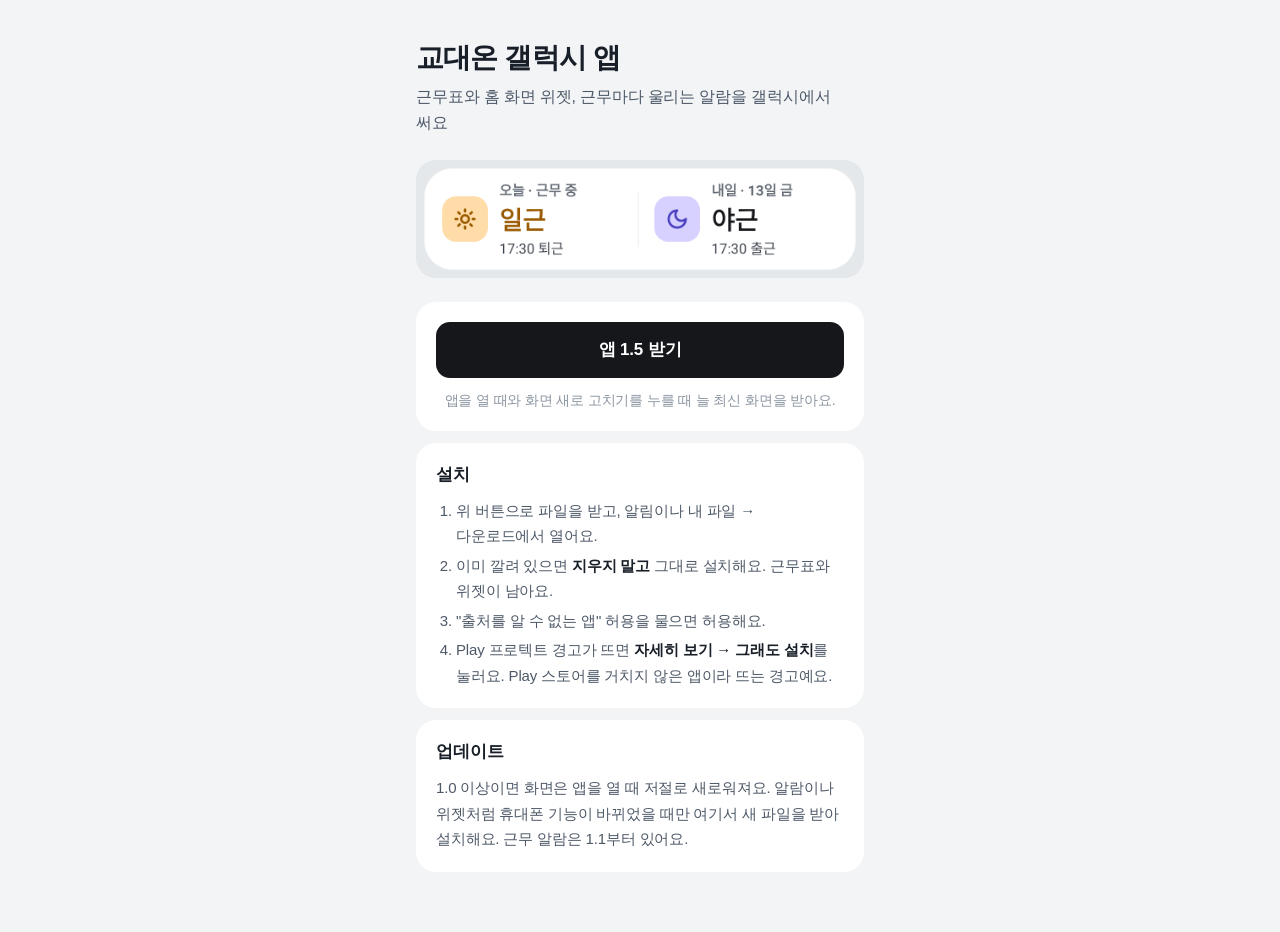
<file: downloads/index.html>
<!doctype html>
<html lang="ko"><head><meta charset="utf-8"><meta name="viewport" content="width=device-width,initial-scale=1">
<title>교대온 갤럭시 앱 받기</title>
<meta name="description" content="근무표, 홈 화면 위젯, 근무 알람이 있는 교대온 갤럭시 앱 설치 파일">
<meta name="theme-color" content="#f2f4f6" media="(prefers-color-scheme: light)"><meta name="theme-color" content="#0f1115" media="(prefers-color-scheme: dark)">
<link rel="icon" href="../icons/icon-192.png">
<style>
/* 앱(index.html)과 같은 토큰. 그림은 실제 갤럭시 위젯 렌더(design/images/android) */
:root{--page:#f2f4f6;--card:#fff;--ink:#191f28;--body:#4e5968;--sub:#8b95a1;--blue:#15171a;--blue-press:#33373d;--inset:#f2f4f6;--line:#e5e8eb}
@media(prefers-color-scheme:dark){:root{--page:#0f1115;--card:#1a1d24;--ink:#f2f4f6;--body:#b0b8c1;--sub:#8b95a1;--blue:#f2f4f6;--blue-press:#d4d8de;--inset:#232730;--line:#262a32}}
*{box-sizing:border-box}
body{margin:0;background:var(--page);color:var(--ink);font-family:-apple-system,BlinkMacSystemFont,"Apple SD Gothic Neo","Noto Sans KR",sans-serif;letter-spacing:-.01em;word-break:keep-all;-webkit-font-smoothing:antialiased}
::selection{background:color-mix(in srgb,var(--blue) 25%,transparent)}
:focus-visible{outline:3px solid color-mix(in srgb,var(--blue) 50%,transparent);outline-offset:2px}
main{max-width:480px;margin:0 auto;padding:40px 16px 48px}
h1{font-size:28px;line-height:1.3;margin:0 0 8px;letter-spacing:-.03em}
.sub{color:var(--body);margin:0 0 24px;line-height:1.6;font-size:16px}
.shot{display:block;width:100%;height:auto;aspect-ratio:1060/280;margin:0 0 24px;border-radius:20px}
.card{background:var(--card);border-radius:20px;padding:20px;margin-bottom:12px}
.btn{display:flex;align-items:center;justify-content:center;height:56px;border-radius:14px;background:var(--blue);color:var(--card);font-weight:700;font-size:17px;text-decoration:none;transition:background-color .15s ease-out,transform .1s ease-out}
.btn:hover{background:var(--blue-press)}.btn:active{transform:scale(.98)}
.ver{color:var(--sub);font-size:14px;line-height:1.5;margin:12px 0 0;text-align:center}
h2{font-size:17px;margin:0 0 12px}
ol{margin:0;padding-left:20px;line-height:1.7;color:var(--body);font-size:15px}
li+li{margin-top:4px}
p.body{margin:0;color:var(--body);font-size:15px;line-height:1.7}
b{color:var(--ink);font-weight:600}
@media(prefers-reduced-motion:reduce){.btn{transition:none}.btn:active{transform:none}}
</style></head>
<body><main>
<h1>교대온 갤럭시 앱</h1>
<p class="sub">근무표와 홈 화면 위젯, 근무마다 울리는 알람을 갤럭시에서 써요</p>
<picture><source srcset="../design/images/android/4x1-dark.png" media="(prefers-color-scheme: dark)"><img class="shot" src="../design/images/android/4x1-light.png" width="1060" height="280" alt="갤럭시 홈 화면의 4x1 위젯. 왼쪽에 오늘 근무, 오른쪽에 내일 근무가 보여요"></picture>
<div class="card"><a class="btn" id="dl" href="#">앱 받기</a><p class="ver" id="ver">버전 확인 중…</p></div>
<div class="card"><h2>설치</h2><ol>
<li>위 버튼으로 파일을 받고, 알림이나 내 파일 → 다운로드에서 열어요.</li>
<li>이미 깔려 있으면 <b>지우지 말고</b> 그대로 설치해요. 근무표와 위젯이 남아요.</li>
<li>"출처를 알 수 없는 앱" 허용을 물으면 허용해요.</li>
<li>Play 프로텍트 경고가 뜨면 <b>자세히 보기 → 그래도 설치</b>를 눌러요. Play 스토어를 거치지 않은 앱이라 뜨는 경고예요.</li>
</ol></div>
<div class="card"><h2>업데이트</h2><p class="body">1.0 이상이면 화면은 앱을 열 때 저절로 새로워져요. 알람이나 위젯처럼 휴대폰 기능이 바뀌었을 때만 여기서 새 파일을 받아 설치해요. 근무 알람은 1.1부터 있어요.</p></div>
</main>
<script>
fetch('version.json?t=' + Date.now(), { cache: 'no-store' }).then((r) => r.json()).then((j) => {
  const dl = document.getElementById('dl')
  dl.href = j.url
  dl.textContent = `앱 ${j.versionName} 받기`
  document.getElementById('ver').textContent = j.notes || ''
}).catch(() => { document.getElementById('ver').textContent = '버전 정보를 불러오지 못했어요. 잠시 뒤 새로고침해 주세요' })
</script>
</body></html>
</file>
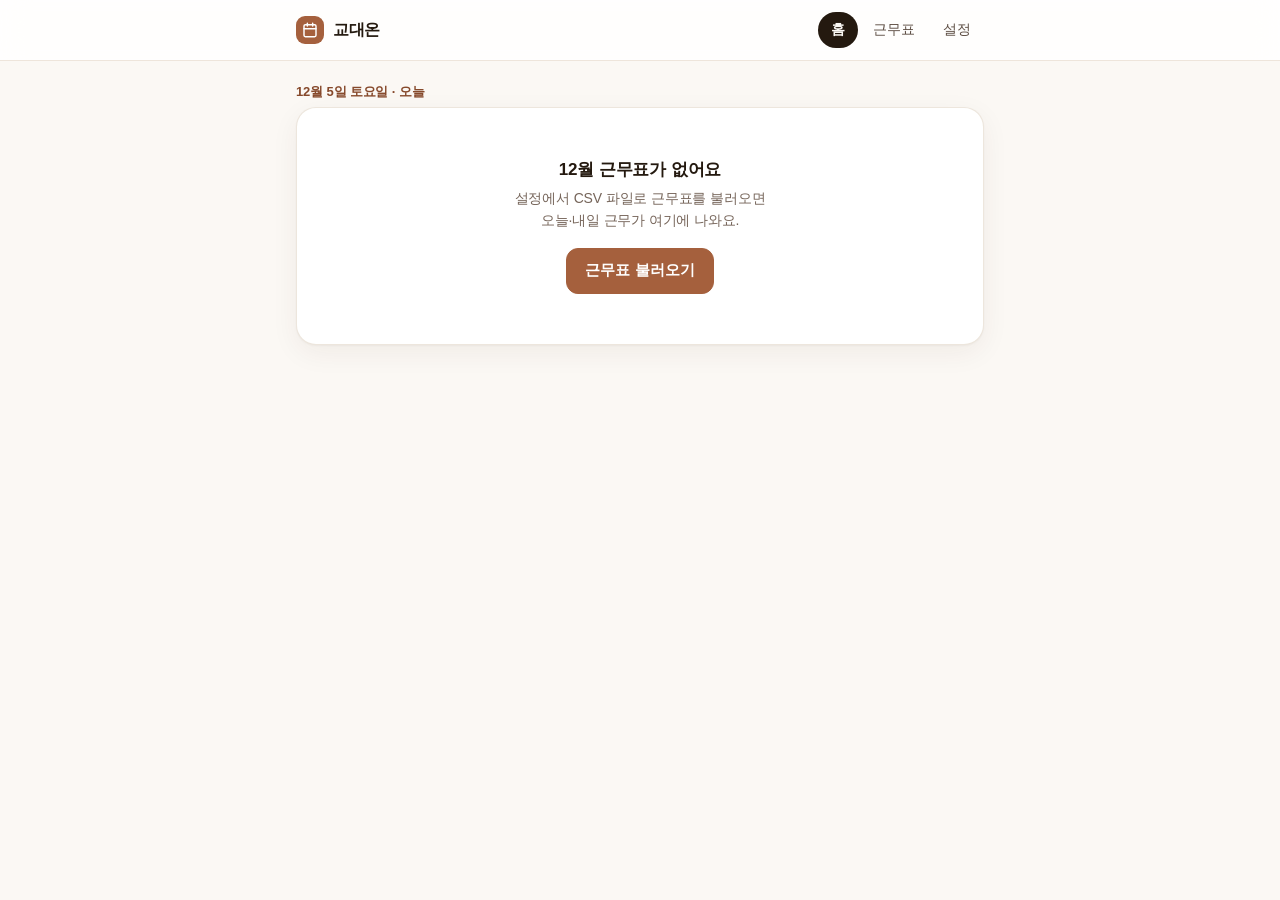
<file: simple/index.html>
<!doctype html>
<html lang="ko">
<head>
<meta charset="utf-8">
<meta name="viewport" content="width=device-width,initial-scale=1,viewport-fit=cover">
<title>교대온 간단</title>
<meta name="description" content="CSV로 불러온 내 근무표를 오늘·내일·한 달로 보는 간단한 교대근무 앱">
<meta name="theme-color" content="#fbf8f4">
<link rel="manifest" href="manifest.webmanifest">
<link rel="apple-touch-icon" href="../icons/apple-touch-icon.png">
<meta name="apple-mobile-web-app-capable" content="yes">
<meta name="apple-mobile-web-app-title" content="교대온">
<style>
/* 교대온 간단 버전. 색·모양은 통합관제실 근무표(NQCtable)의 모카 톤(크림 바탕, 캐러멜 강조, 근무 색 칩)을 따른다.
   색은 아래 변수에만 있다. 어두운 화면 값은 같은 톤으로 새로 맞춘 것. */
:root{
  --bg:#fbf8f4; --panel:#fff; --sunk:#f6f0e9; --line:#eee5db; --line2:#e2d5c7; --edge:rgba(226,213,199,.6);
  --text:#24190f; --muted:#5e4e44; --faint:#76655a;
  --accent:#a5603d; --accent-soft:#f8e9de; --accent-text:#86492b;
  --blue:#2b58a3; --blue-bg:#e8eefb; --green:#2e7d5e; --green-bg:#ddf3e8; --amber:#866400; --amber-bg:#fcf1c7; --red:#be4358; --red-bg:#fde4e9;
  --s-day:#fcf0d3; --s-day-t:#7a5300; --s-night:#e5e6f8; --s-night-t:#3b3e8f; --s-dawn:#f2e5f3; --s-dawn-t:#7a3f80; --s-off-t:#857468;
  --s-leave:#fde4e9; --s-leave-t:#b23a52; --s-sub:#dcf2e6; --s-sub-t:#2e7d5e;
  --today:#fbeee4; --header:rgba(255,255,255,.86); --seg-on:#fff;
  --shadow:0 1px 2px rgba(60,35,15,.04),0 8px 28px rgba(60,35,15,.06);
  --radius:20px;
  color-scheme:light;
}
@media (prefers-color-scheme:dark){:root:not([data-theme="light"]){
  --bg:#15110d; --panel:#1f1914; --sunk:#2a221b; --line:#30271f; --line2:#45382c; --edge:rgba(255,235,215,.07);
  --text:#f4ece4; --muted:#cdbcae; --faint:#a08e80;
  --accent:#c97d55; --accent-soft:#3b261a; --accent-text:#eaa985;
  --blue:#8fb0ec; --blue-bg:#1e2a40; --green:#7fd1a8; --green-bg:#173327; --amber:#e8c45a; --amber-bg:#3a3014; --red:#f19aac; --red-bg:#42202a;
  --s-day:#3a2f15; --s-day-t:#f0cf7a; --s-night:#262844; --s-night-t:#b9bcf3; --s-dawn:#36243a; --s-dawn-t:#e3b5e6; --s-off-t:#a8968a;
  --s-leave:#42202a; --s-leave-t:#f19aac; --s-sub:#1d3a2d; --s-sub-t:#7fd1a8;
  --today:#2d2119; --header:rgba(31,25,20,.86); --seg-on:#3a2f26; --shadow:0 1px 2px rgba(0,0,0,.3),0 8px 28px rgba(0,0,0,.25); color-scheme:dark;
}}
:root[data-theme="dark"]{
  --bg:#15110d; --panel:#1f1914; --sunk:#2a221b; --line:#30271f; --line2:#45382c; --edge:rgba(255,235,215,.07);
  --text:#f4ece4; --muted:#cdbcae; --faint:#a08e80;
  --accent:#c97d55; --accent-soft:#3b261a; --accent-text:#eaa985;
  --blue:#8fb0ec; --blue-bg:#1e2a40; --green:#7fd1a8; --green-bg:#173327; --amber:#e8c45a; --amber-bg:#3a3014; --red:#f19aac; --red-bg:#42202a;
  --s-day:#3a2f15; --s-day-t:#f0cf7a; --s-night:#262844; --s-night-t:#b9bcf3; --s-dawn:#36243a; --s-dawn-t:#e3b5e6; --s-off-t:#a8968a;
  --s-leave:#42202a; --s-leave-t:#f19aac; --s-sub:#1d3a2d; --s-sub-t:#7fd1a8;
  --today:#2d2119; --header:rgba(31,25,20,.86); --seg-on:#3a2f26; --shadow:0 1px 2px rgba(0,0,0,.3),0 8px 28px rgba(0,0,0,.25); color-scheme:dark;
}
*{box-sizing:border-box}
html{-webkit-text-size-adjust:100%}
body{margin:0;font-family:"Inter","Noto Sans KR","Pretendard","Apple SD Gothic Neo","Malgun Gothic",-apple-system,sans-serif;background:var(--bg);color:var(--text);letter-spacing:-.01em;font-feature-settings:"tnum" 1;-webkit-font-smoothing:antialiased}
[hidden]{display:none!important}
button{font-family:inherit;color:inherit}
button:disabled{opacity:.45;cursor:default}

/* 머리: 위에 붙는 반투명 헤더 + 알약 메뉴 (NQCtable과 같은 모양) */
.app-header{position:sticky;top:0;z-index:40;background:var(--header);-webkit-backdrop-filter:saturate(160%) blur(14px);backdrop-filter:saturate(160%) blur(14px);border-bottom:1px solid var(--line);padding-top:env(safe-area-inset-top)}
.app-header-inner{max-width:720px;margin:0 auto;padding:0 16px;min-height:60px;display:flex;align-items:center;gap:10px}
.brand{display:flex;align-items:center;gap:9px;background:none;border:0;padding:0;cursor:pointer;font-size:16px;font-weight:700;letter-spacing:-.02em;white-space:nowrap}
.brand .logo{width:28px;height:28px;border-radius:9px;background:var(--accent);display:grid;place-items:center}
.brand .logo svg{width:16px;height:16px;stroke:#fff;fill:none;stroke-width:2.2;stroke-linecap:round;stroke-linejoin:round}
nav#tabbar{display:flex;gap:2px;margin-left:auto}
nav#tabbar button{height:36px;padding:0 13px;border-radius:999px;border:0;background:transparent;color:var(--muted);font-size:14px;font-weight:500;cursor:pointer;white-space:nowrap}
nav#tabbar button.active{background:var(--text);color:var(--bg);font-weight:600}

main{max-width:720px;margin:0 auto;padding:22px 16px calc(48px + env(safe-area-inset-bottom))}
.page-head{display:flex;flex-wrap:wrap;align-items:flex-end;justify-content:space-between;gap:12px 16px;margin:2px 0 18px}
.page-head h1{margin:0;font-size:30px;font-weight:800;letter-spacing:-.035em;line-height:1.15}
.page-head p{margin:6px 0 0;color:var(--faint);font-size:14px}
.kicker{font-size:13px;font-weight:600;color:var(--accent-text);margin-bottom:6px}
.panel{background:var(--panel);border:1px solid var(--edge);border-radius:var(--radius);padding:20px 20px;margin-bottom:16px;box-shadow:var(--shadow)}
.panel h2{margin:0 0 12px;font-size:17px;font-weight:700;letter-spacing:-.02em}
.panel h2 .sub{font-weight:500;color:var(--faint);font-size:12.5px;margin-left:6px}
.muted{color:var(--faint);font-size:12.5px;margin:8px 0 0;line-height:1.6}
label.field{display:block;font-size:13px;color:var(--muted);margin-bottom:6px;font-weight:500}
input[type=text],select,textarea{width:100%;font-size:15px;padding:11px 14px;border:1px solid var(--line2);border-radius:12px;background:var(--panel);color:var(--text);font-family:inherit}
input:focus,select:focus,textarea:focus{outline:2px solid var(--accent-soft);border-color:var(--accent)}
textarea{min-height:96px;line-height:1.5;resize:vertical;font-size:13px}
.btn{display:inline-flex;align-items:center;justify-content:center;gap:8px;min-height:46px;padding:0 18px;border-radius:12px;border:1px solid var(--accent);background:var(--accent);color:#fff;font-size:15px;font-weight:600;cursor:pointer}
.btn.secondary{background:var(--panel);color:var(--text);border-color:var(--line2)}
.btn.ghost{background:transparent;border-color:transparent;color:var(--accent-text);min-height:36px;padding:0 4px;font-size:14px}
.btn.danger{background:var(--panel);color:var(--red);border-color:var(--line2)}
.btn.full{width:100%}
.row{display:flex;gap:10px;flex-wrap:wrap;align-items:center}
.row > .btn{flex:1}
.seg{display:flex;gap:4px;padding:4px;border-radius:14px;background:var(--sunk)}
.seg button{flex:1;min-height:42px;border:0;border-radius:11px;background:transparent;color:var(--muted);font-size:14px;font-weight:600;cursor:pointer;line-height:1.25}
.seg button small{display:block;font-size:11.5px;font-weight:500;color:var(--faint)}
.seg button[aria-pressed="true"]{background:var(--seg-on);color:var(--text);box-shadow:0 1px 3px rgba(60,35,15,.12)}
.pill{display:inline-flex;align-items:center;height:26px;padding:0 10px;border-radius:999px;font-size:12.5px;font-weight:700;background:var(--sunk);color:var(--faint);vertical-align:middle}
.pill.work{background:var(--accent-soft);color:var(--accent-text)}
.pill.before{background:var(--blue-bg);color:var(--blue)}

/* 근무 칩 (NQCtable과 같은 색) */
.shift{display:inline-flex;align-items:center;justify-content:center;min-width:34px;height:30px;padding:0 6px;border-radius:10px;font-weight:700;font-size:14px;line-height:1;white-space:nowrap}
.c-일{background:var(--s-day);color:var(--s-day-t)}
.c-야{background:var(--s-night);color:var(--s-night-t)}
.c-조{background:var(--s-dawn);color:var(--s-dawn-t)}
.c-O{background:transparent;color:var(--s-off-t);font-weight:500}
.c-휴가{background:var(--s-leave);color:var(--s-leave-t);font-size:12px;letter-spacing:-.04em}
.c-대일{background:var(--s-sub);color:var(--s-sub-t);font-size:12px;letter-spacing:-.04em}
.c-custom{background:var(--sunk);color:var(--text);font-size:12px;letter-spacing:-.04em}
.c-none{background:transparent;color:var(--line2);font-weight:500}

/* 홈 */
.hero{display:flex;align-items:center;gap:16px}
.hero .shift{min-width:64px;height:64px;border-radius:18px;font-size:26px}
.hero .shift.c-휴가,.hero .shift.c-대일,.hero .shift.c-custom{font-size:17px}
.hero h1{margin:0;font-size:30px;font-weight:800;letter-spacing:-.035em;display:flex;align-items:center;gap:10px;flex-wrap:wrap}
.hero p{margin:4px 0 0;color:var(--faint);font-size:14px}
.meter{height:8px;border-radius:4px;background:var(--sunk);overflow:hidden;margin:16px 0 8px}
.meter > div{height:100%;border-radius:4px;background:var(--accent)}
.now-line{display:flex;justify-content:space-between;gap:12px;font-size:14px;color:var(--muted)}
.now-line b{color:var(--text)}
.next{display:flex;align-items:center;gap:12px;margin-top:16px;padding-top:14px;border-top:1px solid var(--line)}
.next .when{font-size:13px;color:var(--faint);min-width:52px}
.next b{font-size:15px}
.next small{display:block;font-size:12.5px;color:var(--faint);margin-top:1px}
.week-row{display:flex;align-items:center;gap:12px;padding:10px 0;border-top:1px solid var(--line);cursor:pointer}
.week-row:first-of-type{border-top:0}
.week-row .when{width:84px;flex:none;font-size:12.5px;color:var(--muted);white-space:nowrap}
.week-row .when b{display:block;font-size:14px;color:var(--text)}
.week-row.today{margin:0 -10px;padding:10px;border-radius:12px;background:var(--today);border-top-color:transparent}
.week-row.today + .week-row{border-top-color:transparent}
.week-row .shift{flex:none}
.week-row small{font-size:12.5px;color:var(--faint)}
.empty{text-align:center;padding:30px 12px}
.empty b{display:block;font-size:17px;margin-bottom:6px}
.empty p{margin:0 0 16px;color:var(--faint);font-size:14px;line-height:1.6}

/* 근무표 달력 */
.month-nav{display:flex;align-items:center;gap:4px;padding:4px;border-radius:999px;background:var(--panel);border:1px solid var(--line2)}
.month-nav button{min-width:40px;height:36px;border:0;border-radius:999px;background:transparent;font-size:15px;font-weight:600;color:var(--muted);cursor:pointer;padding:0 10px}
.month-nav button.now{font-size:13px}
.sheet-card{background:var(--panel);border-radius:var(--radius);box-shadow:var(--shadow);border:1px solid var(--edge);overflow:hidden;margin-bottom:16px}
.dow,.cal{display:grid;grid-template-columns:repeat(7,1fr)}
.dow{padding:12px 8px 6px;font-size:12px;color:var(--faint);text-align:center;font-weight:500}
.dow span:first-child{color:var(--red)}.dow span:last-child{color:var(--blue)}
.cal{padding:0 8px 10px;gap:2px}
.day{display:flex;flex-direction:column;align-items:center;gap:5px;padding:7px 0 8px;border:0;background:transparent;border-radius:12px;cursor:pointer;min-width:0}
.day .n{width:26px;height:26px;display:grid;place-items:center;border-radius:50%;font-size:13.5px;font-weight:600}
.day.sun .n{color:var(--red)}.day.sat .n{color:var(--blue)}
.day.today{background:var(--today)}
.day.today .n{background:var(--accent);color:#fff}
.day.sel{box-shadow:inset 0 0 0 1.5px var(--accent)}
.day .shift{min-width:0;width:calc(100% - 6px);max-width:38px;height:28px;font-size:13px;padding:0}
.day .shift.c-휴가,.day .shift.c-대일,.day .shift.c-custom{font-size:11px}
.legend{display:flex;flex-wrap:wrap;gap:6px 14px;align-items:center;padding:12px 18px 16px;border-top:1px solid var(--line);font-size:12.5px;color:var(--faint);line-height:1.6}
.legend .shift{min-width:24px;height:18px;font-size:10.5px;border-radius:5px;margin-right:4px;padding:0 4px}
.summary{display:flex;flex-wrap:wrap;gap:8px}
.summary span{display:inline-flex;align-items:center;gap:6px;font-size:13.5px;color:var(--muted)}
.summary .shift{min-width:28px;height:24px;font-size:12px;border-radius:8px}
.detail{font-size:14px;color:var(--muted);margin-top:12px;padding-top:12px;border-top:1px solid var(--line)}
.detail b{color:var(--text)}

/* 설정 */
.stack > * + *{margin-top:12px}
.file-btn{position:relative;overflow:hidden}
.file-btn input{position:absolute;inset:0;opacity:0;cursor:pointer}
details summary{cursor:pointer;color:var(--accent-text);font-size:14px;font-weight:600;padding:4px 0}
.preview{border:1px solid var(--line2);border-radius:16px;padding:16px;background:var(--bg)}
.preview h3{margin:0 0 4px;font-size:16px}
.preview .cal{padding:6px 0 0}
.preview .day{padding:4px 0;cursor:default}
.preview .day .n{width:22px;height:22px;font-size:12px}
.preview .day .shift{height:24px;font-size:12px}
.notes{margin:12px 0 0;padding:0;list-style:none;font-size:13px;line-height:1.55}
.notes li{padding:8px 12px;border-radius:10px;background:var(--amber-bg);color:var(--amber)}
.notes li + li{margin-top:6px}
.notes li.bad{background:var(--red-bg);color:var(--red)}
.saved-row{display:flex;align-items:center;gap:12px;padding:12px 0;border-top:1px solid var(--line)}
.saved-row:first-child{border-top:0}
.saved-row div{flex:1;min-width:0}
.saved-row b{display:block;font-size:15px}
.saved-row small{font-size:12.5px;color:var(--faint)}
code{background:var(--sunk);padding:1px 6px;border-radius:6px;font-size:12px}
pre.example{margin:10px 0 0;padding:10px 12px;border-radius:12px;background:var(--sunk);font-size:12px;line-height:1.5;overflow-x:auto;color:var(--muted)}
.foot{text-align:center;font-size:12px;color:var(--faint);margin-top:8px}
#toast{position:fixed;left:50%;bottom:calc(24px + env(safe-area-inset-bottom));transform:translate(-50%,20px);opacity:0;pointer-events:none;background:var(--text);color:var(--bg);padding:12px 18px;border-radius:14px;font-size:14px;font-weight:600;transition:.2s;max-width:calc(100% - 32px);text-align:center;z-index:60}
#toast.show{opacity:1;transform:translate(-50%,0)}
@media (max-width:380px){.brand-name{display:none}.page-head h1,.hero h1{font-size:27px}}
</style>
</head>
<body>
<header class="app-header"><div class="app-header-inner">
  <button class="brand" data-tab="home" aria-label="교대온 홈"><span class="logo"><svg viewBox="0 0 24 24" aria-hidden="true"><path d="M8 2v4M16 2v4"/><rect width="18" height="18" x="3" y="4" rx="2"/><path d="M3 10h18"/></svg></span><span class="brand-name">교대온</span></button>
  <nav id="tabbar" aria-label="주요 메뉴"><button class="active" data-tab="home">홈</button><button data-tab="sheet">근무표</button><button data-tab="settings">설정</button></nav>
</div></header>

<main>
<!-- 홈 -->
<section id="tab-home">
  <div class="kicker" id="homeKicker"></div>
  <div class="panel" id="homeEmpty" hidden><div class="empty"><b id="emptyTitle">이번 달 근무표가 없어요</b><p>설정에서 CSV 파일로 근무표를 불러오면<br>오늘·내일 근무가 여기에 나와요.</p><button class="btn" data-tab="settings">근무표 불러오기</button></div></div>
  <div class="panel" id="homeNow" hidden>
    <div class="hero"><span class="shift" id="heroChip"></span><div><h1><span id="heroName"></span><span class="pill" id="heroPill"></span></h1><p id="heroRange"></p></div></div>
    <div id="heroWork" hidden><div class="meter"><div id="heroBar"></div></div><div class="now-line"><span id="heroLeft"></span><b id="heroEnd"></b></div></div>
    <div class="next"><span class="when" id="nextWhen">내일</span><span class="shift" id="nextChip"></span><div><b id="nextName"></b><small id="nextRange"></small></div></div>
  </div>
  <div class="panel" id="homeWeek" hidden><h2>앞으로 7일</h2><div id="weekRows"></div></div>
</section>

<!-- 근무표 -->
<section id="tab-sheet" hidden>
  <div class="page-head"><div><div class="kicker">내 근무표</div><h1 id="sheetTitle"></h1></div>
    <div class="month-nav"><button id="prevM" aria-label="이전 달">‹</button><button class="now" id="thisM">이번 달</button><button id="nextM" aria-label="다음 달">›</button></div></div>
  <div class="sheet-card">
    <div class="dow"><span>일</span><span>월</span><span>화</span><span>수</span><span>목</span><span>금</span><span>토</span></div>
    <div class="cal" id="cal"></div>
    <div class="legend" id="legend"></div>
  </div>
  <div class="panel" id="sheetInfo"><div class="summary" id="summary"></div><div class="detail" id="detail"></div></div>
  <div class="panel" id="sheetEmpty" hidden><div class="empty"><b>이 달 근무표가 없어요</b><p>설정에서 이번 달·다음 달 근무표를 CSV로 불러올 수 있어요.</p><button class="btn" data-tab="settings">근무표 불러오기</button></div></div>
</section>

<!-- 설정 -->
<section id="tab-settings" hidden>
  <div class="page-head"><div><div class="kicker">설정</div><h1>근무표 불러오기</h1><p>CSV 파일로 한 달 근무를 넣어요. 이 기기에만 저장돼요.</p></div></div>
  <div class="panel stack">
    <div class="seg" id="monthSeg" role="group" aria-label="불러올 달"><button data-m="0" aria-pressed="true">이번 달<small id="m0"></small></button><button data-m="1" aria-pressed="false">다음 달<small id="m1"></small></button></div>
    <label class="btn full file-btn">CSV 파일 고르기<input type="file" id="csvFile" accept=".csv,.tsv,.txt,text/csv,text/plain"></label>
    <details id="pasteBox"><summary>엑셀에서 복사해 붙여 넣기</summary><textarea id="pasteText" placeholder="엑셀에서 근무표 칸을 복사해 여기에 붙여 넣으세요"></textarea><button class="btn secondary full" id="pasteBtn" style="margin-top:8px">붙여 넣은 내용 불러오기</button></details>
    <div class="preview" id="preview" hidden>
      <h3 id="pvTitle"></h3>
      <div id="pvPerson" hidden><label class="field" for="pvName" style="margin-top:8px">여러 사람이 있어요. 내 줄을 골라 주세요</label><select id="pvName"></select></div>
      <div class="dow" style="padding:10px 0 0"><span>일</span><span>월</span><span>화</span><span>수</span><span>목</span><span>금</span><span>토</span></div>
      <div class="cal" id="pvCal"></div>
      <div class="summary" id="pvSummary" style="margin-top:10px"></div>
      <ul class="notes" id="pvNotes"></ul>
      <div class="row" style="margin-top:14px"><button class="btn secondary" id="pvCancel">취소</button><button class="btn" id="pvSave">이 달로 저장</button></div>
    </div>
    <details><summary>CSV는 이렇게 만들어요</summary>
      <p class="muted">세 가지 모양을 읽어요. 엑셀에서 <b>다른 이름으로 저장 → CSV</b>로 저장하면 돼요.</p>
      <pre class="example">,1,2,3,4,5,…
김교대,일,야,조,O,일,…</pre>
      <p class="muted">① 날짜 줄(1, 2, 3…) 아래에 이름과 근무. 여러 사람이 있으면 내 줄을 골라요.</p>
      <pre class="example">날짜,근무
2026-11-01,일
2026-11-02,야</pre>
      <p class="muted">② 날짜와 근무 두 칸. 날짜는 <code>1</code>, <code>11/1</code>, <code>2026-11-01</code> 모두 돼요. ③ 근무만 한 줄(1일부터 차례로)도 돼요.</p>
      <p class="muted">근무는 <code>일</code> <code>야</code> <code>조</code> <code>O</code>(비번·휴·휴무도 돼요) <code>휴가</code> <code>대일</code>. 그 밖의 글(예: 교육)은 그대로 보여 줘요.</p>
      <button class="btn secondary full" id="sampleBtn" style="margin-top:12px">예시 CSV 받기</button>
    </details>
  </div>

  <div class="panel"><h2>저장된 근무표</h2><div id="savedList"></div></div>

  <div class="panel stack"><h2 style="margin-bottom:0">내 이름<span class="sub">여러 사람이 든 표에서 내 줄 찾기</span></h2>
    <input type="text" id="myName" maxlength="30" autocomplete="name" placeholder="예: 김교대">
    <p class="muted" style="margin-top:6px">표에 이 이름이 있으면 다음부터 자동으로 골라요.</p></div>

  <div class="panel"><h2>화면</h2><div class="seg" id="themeSeg" role="group" aria-label="화면 밝기"><button data-v="auto" aria-pressed="true">자동</button><button data-v="light" aria-pressed="false">밝게</button><button data-v="dark" aria-pressed="false">어둡게</button></div></div>

  <div class="panel"><h2>데이터</h2><p class="muted" style="margin:0 0 12px">근무표는 이 기기 브라우저에만 저장돼요. 다른 폰에서는 CSV를 다시 불러오면 돼요.</p><button class="btn danger full" id="wipeBtn">모든 근무표 지우기</button></div>
  <p class="foot">교대온 간단 v1 · 근무 시간 일근 08:30–17:30, 야근 17:30–다음 날 08:30(한국 시간)</p>
</section>
</main>
<div id="toast" role="status" aria-live="polite"></div>

<script>
(() => {
'use strict'
// ---- 고정 규칙 ----
// 날짜는 한국 기준, 시각은 이 기기 시간대로 보여 준다. 야근은 17:30부터 다음 날(조근 날) 08:30까지 이어지는 한 근무.
const HOURS = { 일: ['08:30', '17:30'], 대일: ['08:30', '17:30'] }
const NAMES = { 일: '일근', 야: '야근', 조: '조근', O: '비번', 휴가: '휴가', 대일: '대근(일근)' }
const CHIP = { 일: '일', 야: '야', 조: '조', O: 'O', 휴가: '휴가', 대일: '대일' }
const WEEK = ['일', '월', '화', '수', '목', '금', '토']
const KEY = 'shiftwork-simple-v1'
const KST_MS = 9 * 3600 * 1000
const $ = (s) => document.querySelector(s)
const $$ = (s) => document.querySelectorAll(s)
const esc = (s) => String(s).replace(/[&<>"']/g, (c) => ({ '&': '&amp;', '<': '&lt;', '>': '&gt;', '"': '&quot;', "'": '&#39;' })[c])
const pad = (n) => String(n).padStart(2, '0')

// ---- 저장 ----
let data = { months: {}, name: '', theme: 'auto' }
try { Object.assign(data, JSON.parse(localStorage.getItem(KEY) || '{}')) } catch (e) {}
const save = () => { try { localStorage.setItem(KEY, JSON.stringify(data)) } catch (e) { toast('저장하지 못했어요(브라우저 저장 공간)') } }

// ---- 날짜·시각 ----
const kstDate = (d) => new Date(d.getTime() + KST_MS).toISOString().slice(0, 10)
function addDays(k, n) { const [y, m, d] = k.split('-').map(Number); return new Date(Date.UTC(y, m - 1, d + n)).toISOString().slice(0, 10) }
function kstAt(k, hm) { const [y, m, d] = k.split('-').map(Number); const [h, mi] = hm.split(':').map(Number); return new Date(Date.UTC(y, m - 1, d, h - 9, mi)) }
const hm = (d) => pad(d.getHours()) + ':' + pad(d.getMinutes())
const ym = (k) => k.slice(0, 7)
const dow = (k) => new Date(k + 'T00:00:00Z').getUTCDay()
const daysIn = (y, m) => new Date(Date.UTC(y, m, 0)).getUTCDate()
function monthKey(base, plus) { const [y, m] = base.split('-').map(Number); const d = new Date(Date.UTC(y, m - 1 + plus, 1)); return d.getUTCFullYear() + '-' + pad(d.getUTCMonth() + 1) }
const monthLabel = (mk) => `${Number(mk.slice(0, 4))}년 ${Number(mk.slice(5))}월`

function shiftOn(k) { const m = data.months[ym(k)]; return m ? m[Number(k.slice(8))] || null : null }
function instants(k, s) {
  if (s === '일' || s === '대일') return [kstAt(k, '08:30'), kstAt(k, '17:30')]
  if (s === '야') return [kstAt(k, '17:30'), kstAt(addDays(k, 1), '08:30')]
  if (s === '조') return [kstAt(addDays(k, -1), '17:30'), kstAt(k, '08:30')]
  return null
}
const nameOf = (s) => (s ? NAMES[s] || s : '근무표 없음')
const chipOf = (s) => (s ? CHIP[s] || s.slice(0, 2) : '·')
const clsOf = (s) => (!s ? 'c-none' : CHIP[s] ? 'c-' + s : 'c-custom')
function rangeText(k, s) {
  const p = instants(k, s)
  if (!p) return s === 'O' || s === '휴가' ? '쉬는 날' : 'CSV에 적힌 그대로예요'
  if (s === '조') return '~ ' + hm(p[1]) + ' 퇴근' // 전날 밤 야근이 이어지는 것
  return hm(p[0]) + ' – ' + hm(p[1])
}
function chip(s, extra = '') { return `<span class="shift ${clsOf(s)} ${extra}">${esc(chipOf(s))}</span>` }

// ---- 화면 ----
let now = new Date()
let tab = 'home'
let view = ym(kstDate(now))
let selDay = null
let toastTimer
function toast(t) { const el = $('#toast'); el.textContent = t; el.classList.add('show'); clearTimeout(toastTimer); toastTimer = setTimeout(() => el.classList.remove('show'), 2200) }
function setTab(t) {
  tab = t
  for (const id of ['home', 'sheet', 'settings']) $('#tab-' + id).hidden = id !== t
  $$('#tabbar button').forEach((b) => b.classList.toggle('active', b.dataset.tab === t))
  window.scrollTo(0, 0)
  render()
}
$$('[data-tab]').forEach((b) => b.addEventListener('click', () => setTab(b.dataset.tab)))

function applyTheme() {
  if (data.theme === 'auto') document.documentElement.removeAttribute('data-theme')
  else document.documentElement.setAttribute('data-theme', data.theme)
  $$('#themeSeg button').forEach((b) => b.setAttribute('aria-pressed', String(b.dataset.v === data.theme)))
  const dark = data.theme === 'dark' || (data.theme === 'auto' && matchMedia('(prefers-color-scheme: dark)').matches)
  document.querySelector('meta[name=theme-color]').content = dark ? '#15110d' : '#fbf8f4'
}

function renderHome() {
  const today = kstDate(now)
  const tom = addDays(today, 1)
  const s = shiftOn(today)
  const n = shiftOn(tom)
  $('#homeKicker').textContent = `${Number(today.slice(5, 7))}월 ${Number(today.slice(8))}일 ${WEEK[dow(today)]}요일 · 오늘`
  const has = !!data.months[ym(today)]
  $('#homeEmpty').hidden = has
  $('#homeNow').hidden = !has
  $('#homeWeek').hidden = !has
  if (!has) { $('#emptyTitle').textContent = `${Number(today.slice(5, 7))}월 근무표가 없어요`; return }
  const p = s ? instants(today, s) : null
  let pill = '쉬는 날', cls = '', working = false
  if (!s) pill = '근무표 없음'
  else if (p && now < p[0]) { pill = '근무 전'; cls = 'before' }
  else if (p && now < p[1]) { pill = '근무 중'; cls = 'work'; working = true }
  else if (p) pill = '퇴근 후'
  $('#heroChip').className = 'shift ' + clsOf(s)
  $('#heroChip').textContent = chipOf(s)
  $('#heroName').textContent = nameOf(s)
  $('#heroPill').textContent = pill
  $('#heroPill').className = 'pill ' + cls
  $('#heroPill').hidden = !p // 비번·휴가·그 밖의 글은 이름과 아래 줄로 충분하다
  $('#heroRange').textContent = s ? rangeText(today, s) : '이 날은 CSV에 근무가 없어요'
  $('#heroWork').hidden = !working
  if (working) {
    const pct = Math.max(0, Math.min(100, ((now - p[0]) / (p[1] - p[0])) * 100))
    $('#heroBar').style.width = pct.toFixed(1) + '%'
    const left = Math.max(0, Math.round((p[1] - now) / 60000)), h = Math.floor(left / 60), m = left % 60
    $('#heroLeft').textContent = (h ? h + '시간 ' : '') + (m || !h ? m + '분 ' : '') + '남음'
    $('#heroEnd').textContent = hm(p[1]) + ' 퇴근'
  }
  $('#nextChip').className = 'shift ' + clsOf(n)
  $('#nextChip').textContent = chipOf(n)
  $('#nextName').textContent = nameOf(n)
  const np = n ? instants(tom, n) : null
  $('#nextRange').textContent = !n ? (data.months[ym(tom)] ? '' : `${Number(tom.slice(5, 7))}월 근무표를 불러오면 보여요`) : n === '조' ? hm(np[1]) + ' 퇴근(오늘 밤 야근 이어서)' : np ? hm(np[0]) + ' 출근' : rangeText(tom, n)
  let rows = ''
  for (let i = 0; i < 7; i++) {
    const k = addDays(today, i), x = shiftOn(k)
    rows += `<div class="week-row${i === 0 ? ' today' : ''}" data-k="${k}"><span class="when"><b>${WEEK[dow(k)]}요일</b>${Number(k.slice(5, 7))}/${Number(k.slice(8))}${i === 0 ? ' · 오늘' : ''}</span>${chip(x)}<small>${esc(!x ? '근무표 없음' : instants(k, x) ? rangeText(k, x) : nameOf(x))}</small></div>`
  }
  $('#weekRows').innerHTML = rows
  $$('#weekRows .week-row').forEach((r) => r.addEventListener('click', () => { view = ym(r.dataset.k); selDay = r.dataset.k; setTab('sheet') }))
}

function count(month) {
  const c = {}
  for (const v of Object.values(month)) c[v] = (c[v] || 0) + 1
  const order = ['일', '야', '조', 'O', '휴가', '대일']
  return Object.keys(c).sort((a, b) => (order.indexOf(a) + 1 || 99) - (order.indexOf(b) + 1 || 99)).map((k) => [k, c[k]])
}
function summaryHtml(month) { return count(month).map(([k, n]) => `<span>${chip(k)}${esc(nameOf(k))} ${n}</span>`).join('') }

function calHtml(mk, month, opts = {}) {
  const [y, m] = mk.split('-').map(Number)
  const first = dow(mk + '-01')
  const todayK = kstDate(now)
  let h = ''
  for (let i = 0; i < first; i++) h += '<span></span>'
  for (let d = 1; d <= daysIn(y, m); d++) {
    const k = `${mk}-${pad(d)}`, wd = dow(k), s = month ? month[d] || null : null
    const c = ['day', wd === 0 ? 'sun' : wd === 6 ? 'sat' : '', k === todayK ? 'today' : '', opts.sel === k ? 'sel' : ''].filter(Boolean).join(' ')
    h += `<button type="button" class="${c}" data-k="${k}" ${opts.inert ? 'tabindex="-1"' : ''} aria-label="${m}월 ${d}일 ${esc(nameOf(s))}"><span class="n">${d}</span>${chip(s)}</button>`
  }
  return h
}

function renderSheet() {
  const month = data.months[view]
  $('#sheetTitle').textContent = monthLabel(view)
  $('#cal').innerHTML = calHtml(view, month, { sel: selDay })
  $('#sheetInfo').hidden = !month
  $('#sheetEmpty').hidden = !!month
  $('#thisM').disabled = view === ym(kstDate(now))
  $('#legend').innerHTML = `<span>${chip('일')}일근 08:30–17:30</span><span>${chip('야')}${chip('조')}야근 17:30–다음 날 08:30</span><span>${chip('O')}비번</span><span>${chip('휴가')}휴가</span>`
  if (!month) return
  $('#summary').innerHTML = summaryHtml(month)
  const k = selDay && ym(selDay) === view ? selDay : null
  const s = k ? shiftOn(k) : null
  $('#detail').innerHTML = k ? `<b>${Number(k.slice(5, 7))}월 ${Number(k.slice(8))}일 ${WEEK[dow(k)]}요일</b> · ${esc(nameOf(s))}${s && rangeText(k, s) && s !== 'O' ? ' · ' + esc(rangeText(k, s)) : ''}` : '날짜를 누르면 근무 시간이 나와요.'
  $$('#cal .day').forEach((b) => b.addEventListener('click', () => { selDay = b.dataset.k; renderSheet() }))
}
$('#prevM').onclick = () => { view = monthKey(view, -1); selDay = null; renderSheet() }
$('#nextM').onclick = () => { view = monthKey(view, 1); selDay = null; renderSheet() }
$('#thisM').onclick = () => { view = ym(kstDate(now)); selDay = null; renderSheet() }

// ---- CSV 읽기 ----
// 근무 글을 표준 값으로: 일·야·조·O(비번)·휴가·대일. 모르는 글은 그대로 둔다.
const ALIAS = { 일: '일', 일근: '일', 주: '일', 주간: '일', D: '일', 야: '야', 야근: '야', N: '야', 조: '조', 조근: '조', O: 'O', 0: 'O', 비: 'O', 비번: 'O', 휴: 'O', 휴무: 'O', OFF: 'O', X: 'O', 휴가: '휴가', 연차: '휴가', 대일: '대일', 대근: '대일' }
function norm(v) {
  const t = String(v || '').replace(/\s+/g, '').replace(/^["']|["']$/g, '')
  if (!t || t === '-' || t === '·') return ''
  return ALIAS[t.toUpperCase()] || ALIAS[t] || t
}
const isCode = (v) => Object.prototype.hasOwnProperty.call(ALIAS, String(v || '').replace(/\s+/g, '').toUpperCase()) || Object.prototype.hasOwnProperty.call(ALIAS, String(v || '').replace(/\s+/g, ''))

function decode(buf) {
  const u8 = new Uint8Array(buf)
  try { return new TextDecoder('utf-8', { fatal: true }).decode(u8).replace(/^﻿/, '') } catch (e) {}
  // 한국어 윈도우 엑셀이 저장한 CSV(CP949)
  try { return new TextDecoder('euc-kr').decode(u8) } catch (e) { return new TextDecoder().decode(u8) }
}

function splitRows(text) {
  const lines = text.replace(/\r\n?/g, '\n')
  const first = lines.split('\n').find((l) => l.trim()) || ''
  const delim = (first.match(/\t/g) || []).length > (first.match(/,/g) || []).length ? '\t' : (first.match(/;/g) || []).length > (first.match(/,/g) || []).length ? ';' : ','
  const rows = []
  let row = [], cell = '', q = false
  for (let i = 0; i < lines.length; i++) {
    const c = lines[i]
    if (q) {
      if (c === '"' && lines[i + 1] === '"') { cell += '"'; i++ }
      else if (c === '"') q = false
      else cell += c
    } else if (c === '"' && cell === '') q = true
    else if (c === delim) { row.push(cell.trim()); cell = '' }
    else if (c === '\n') { row.push(cell.trim()); rows.push(row); row = []; cell = '' }
    else cell += c
  }
  row.push(cell.trim()); rows.push(row)
  return rows.filter((r) => r.some((c) => c !== ''))
}

/** 텍스트 → { people: [{name, days:{1:'일',…}}], fileMonth, notes:[] } */
function parse(text, mk) {
  const rows = splitRows(text)
  const [y, m] = mk.split('-').map(Number)
  const nDays = daysIn(y, m)
  const notes = []
  let fileMonth = null
  const fm = text.match(/(\d{4})\s*년\s*(\d{1,2})\s*월/)
  if (fm) fileMonth = fm[1] + '-' + pad(fm[2])
  // ① 날짜 줄(1,2,3…)이 있는 표
  let best = null
  rows.forEach((r, ri) => {
    const cols = {}
    r.forEach((c, ci) => { const mm = String(c).match(/^(\d{1,2})(일)?$/); if (mm) { const d = Number(mm[1]); if (d >= 1 && d <= 31 && !Object.values(cols).includes(d)) cols[ci] = d } })
    const ds = Object.values(cols)
    let run = 0
    while (ds.includes(run + 1)) run++
    if (run >= 7 && (!best || run > best.run)) best = { ri, cols, run }
  })
  const people = []
  if (best) {
    const dayCols = Object.keys(best.cols).map(Number)
    const firstCol = Math.min(...dayCols)
    rows.forEach((r, ri) => {
      if (ri === best.ri) return
      const vals = dayCols.map((ci) => r[ci] || '')
      const filled = vals.filter((v) => v !== '')
      if (!filled.length) return
      const known = filled.filter(isCode).length
      if (known / dayCols.length < 0.4) return // 요일 줄·제목 줄 등
      const before = r.slice(0, firstCol).filter((c) => c && !isCode(c) && !/^\d+$/.test(c))
      const name = before.length ? before[before.length - 1] : `${people.length + 1}번째 줄`
      const days = {}
      dayCols.forEach((ci) => { const v = norm(r[ci]); if (v) days[best.cols[ci]] = v })
      people.push({ name, days })
    })
  }
  // ② 날짜, 근무 두 칸
  if (!people.length) {
    const days = {}
    let hits = 0
    for (const r of rows) {
      if (r.length < 2) continue
      const a = String(r[0]).replace(/\s+/g, ''), v = norm(r[1])
      let d = null, mon = null, yr = null, mm
      if ((mm = a.match(/^(\d{4})[-./](\d{1,2})[-./](\d{1,2})\.?$/))) { yr = +mm[1]; mon = +mm[2]; d = +mm[3] }
      else if ((mm = a.match(/^(\d{1,2})[/.-](\d{1,2})\.?$/))) { mon = +mm[1]; d = +mm[2] }
      else if ((mm = a.match(/^(\d{1,2})월(\d{1,2})일/))) { mon = +mm[1]; d = +mm[2] }
      else if ((mm = a.match(/^(\d{1,2})일?$/))) d = +mm[1]
      if (!d || !v) continue
      if (mon && !fileMonth) fileMonth = (yr || (mon < m - 6 ? y + 1 : mon > m + 6 ? y - 1 : y)) + '-' + pad(mon)
      if (mon && mon !== m) continue
      days[d] = v
      hits++
    }
    if (hits >= 7) people.push({ name: '', days })
  }
  // ③ 근무만 한 줄
  if (!people.length) {
    const r = rows.map((r) => r.filter((c) => c !== '')).sort((a, b) => b.filter(isCode).length - a.filter(isCode).length)[0]
    if (r && r.filter(isCode).length >= 7) {
      const days = {}
      r.slice(0, nDays).forEach((c, i) => { const v = norm(c); if (v) days[i + 1] = v })
      people.push({ name: '', days })
    }
  }
  if (!people.length) notes.push({ bad: true, text: '근무를 찾지 못했어요. 아래 "CSV는 이렇게 만들어요"의 모양인지 확인해 주세요.' })
  if (fileMonth && fileMonth !== mk) notes.push({ text: `파일에는 ${monthLabel(fileMonth)}이라고 적혀 있어요. 고른 달은 ${monthLabel(mk)}이에요.` })
  return { people, fileMonth, notes, nDays }
}

function check(days, nDays) {
  const notes = []
  const extra = Object.keys(days).map(Number).filter((d) => d > nDays)
  extra.forEach((d) => delete days[d])
  if (extra.length) notes.push({ text: `이 달은 ${nDays}일까지라 ${extra.join(', ')}일은 뺐어요.` })
  const missing = []
  for (let d = 1; d <= nDays; d++) if (!days[d]) missing.push(d)
  if (missing.length) notes.push({ text: `근무가 빈 날: ${missing.length > 8 ? missing.slice(0, 8).join(', ') + ` 외 ${missing.length - 8}일` : missing.join(', ') + '일'}` })
  const odd = [...new Set(Object.values(days).filter((v) => !CHIP[v]))]
  if (odd.length) notes.push({ text: `모르는 근무 글 ${odd.map((x) => `"${x}"`).join(', ')}은 그대로 보여 줘요(근무 시간 없음).` })
  return notes
}

// ---- 불러오기 화면 ----
let pick = 0
let pending = null // { mk, parsed }
function months() { const base = ym(kstDate(now)); return [base, monthKey(base, 1)] }
function renderPick() {
  const [a, b] = months()
  $('#m0').textContent = monthLabel(a)
  $('#m1').textContent = monthLabel(b)
  $$('#monthSeg button').forEach((x) => x.setAttribute('aria-pressed', String(Number(x.dataset.m) === pick)))
}
$$('#monthSeg button').forEach((x) => x.addEventListener('click', () => {
  pick = Number(x.dataset.m)
  renderPick()
  if (pending) load(pending.text) // 고른 달이 바뀌면 다시 읽는다(날짜 수·요일이 달라짐)
}))

function load(text) {
  const mk = months()[pick]
  const parsed = parse(text, mk)
  pending = { text, mk, parsed }
  const sel = $('#pvName')
  const ppl = parsed.people
  $('#pvPerson').hidden = ppl.length < 2
  if (ppl.length > 1) {
    sel.innerHTML = ppl.map((p, i) => `<option value="${i}">${esc(p.name)}</option>`).join('')
    const mine = ppl.findIndex((p) => data.name && p.name.replace(/\s+/g, '') === data.name.replace(/\s+/g, ''))
    sel.value = String(mine >= 0 ? mine : 0)
  }
  renderPreview()
  $('#preview').hidden = false
  $('#preview').scrollIntoView({ behavior: 'smooth', block: 'start' })
}
function current() {
  if (!pending || !pending.parsed.people.length) return null
  const i = pending.parsed.people.length > 1 ? Number($('#pvName').value) : 0
  return pending.parsed.people[i]
}
function renderPreview() {
  const { mk, parsed } = pending
  const person = current()
  const days = person ? { ...person.days } : {}
  const notes = [...parsed.notes, ...(person ? check(days, parsed.nDays) : [])]
  pending.days = days
  $('#pvTitle').textContent = `${monthLabel(mk)}${person && person.name ? ' · ' + person.name : ''}`
  $('#pvCal').innerHTML = calHtml(mk, days, { inert: true })
  $('#pvSummary').innerHTML = summaryHtml(days)
  const had = data.months[mk]
  if (had && person) notes.push({ text: `${monthLabel(mk)}에 저장된 근무표가 있어요. 저장하면 바뀌어요.` })
  const other = months()[1 - pick]
  if (parsed.fileMonth === other) notes.push({ bad: !person, text: `위에서 ${pick ? '이번 달' : '다음 달'}(${monthLabel(other)})을 고르면 파일과 맞아요.` })
  $('#pvNotes').innerHTML = notes.map((n) => `<li class="${n.bad ? 'bad' : ''}">${esc(n.text)}</li>`).join('')
  $('#pvSave').disabled = !person || !Object.keys(days).length
  $('#pvSave').textContent = had ? '바꿔서 저장' : '이 달로 저장'
}
$('#pvName').addEventListener('change', renderPreview)
$('#pvCancel').onclick = () => { pending = null; $('#preview').hidden = true; $('#csvFile').value = '' }
$('#pvSave').onclick = () => {
  const person = current()
  if (!pending || !person) return
  data.months[pending.mk] = pending.days
  if (person.name && pending.parsed.people.length > 1) { data.name = person.name; $('#myName').value = person.name }
  save()
  const mk = pending.mk
  pending = null
  $('#preview').hidden = true
  $('#csvFile').value = ''
  $('#pasteText').value = ''
  toast(`${monthLabel(mk)} 근무표를 저장했어요`)
  render()
}
$('#csvFile').addEventListener('change', async (e) => {
  const f = e.target.files && e.target.files[0]
  if (!f) return
  if (f.size > 2 * 1024 * 1024) return toast('파일이 너무 커요(2MB까지)')
  if (/\.xlsx?$/i.test(f.name)) return toast('엑셀 파일은 "다른 이름으로 저장 → CSV"로 저장해 주세요')
  load(decode(await f.arrayBuffer()))
})
$('#pasteBtn').onclick = () => { const t = $('#pasteText').value; if (!t.trim()) return toast('붙여 넣은 내용이 없어요'); load(t) }

$('#sampleBtn').onclick = () => {
  const mk = months()[pick]
  const [y, m] = mk.split('-').map(Number)
  const n = daysIn(y, m)
  const cyc = ['일', '야', '조', 'O']
  const head = [''], row = [data.name || '내 이름']
  for (let d = 1; d <= n; d++) { head.push(d); row.push(cyc[(d - 1) % 4]) }
  const csv = '﻿' + `${monthLabel(mk)}\n` + head.join(',') + '\n' + row.join(',') + '\n'
  const a = document.createElement('a')
  a.href = URL.createObjectURL(new Blob([csv], { type: 'text/csv;charset=utf-8' }))
  a.download = `교대온-예시-${mk}.csv`
  document.body.append(a)
  a.click()
  setTimeout(() => { URL.revokeObjectURL(a.href); a.remove() }, 1000)
}

function renderSaved() {
  const keys = Object.keys(data.months).sort()
  $('#savedList').innerHTML = keys.length
    ? keys.map((k) => `<div class="saved-row"><div><b>${monthLabel(k)}</b><small>${count(data.months[k]).map(([s, n]) => `${esc(nameOf(s))} ${n}`).join(' · ')}</small></div><button class="btn danger" data-del="${k}" style="min-height:38px">지우기</button></div>`).join('')
    : '<p class="muted" style="margin:0">아직 불러온 근무표가 없어요.</p>'
  $$('#savedList [data-del]').forEach((b) => b.addEventListener('click', () => {
    if (!confirm(`${monthLabel(b.dataset.del)} 근무표를 지울까요?`)) return
    delete data.months[b.dataset.del]
    save()
    toast('지웠어요')
    render()
  }))
}
$('#myName').value = data.name || ''
$('#myName').addEventListener('change', (e) => { data.name = e.target.value.trim(); save(); toast('이름을 저장했어요') })
$$('#themeSeg button').forEach((b) => b.addEventListener('click', () => { data.theme = b.dataset.v; save(); applyTheme() }))
$('#wipeBtn').onclick = () => {
  if (!Object.keys(data.months).length) return toast('지울 근무표가 없어요')
  if (!confirm('저장된 근무표를 모두 지울까요?')) return
  data.months = {}
  save()
  toast('모두 지웠어요')
  render()
}

function render() {
  if (tab === 'home') renderHome()
  if (tab === 'sheet') renderSheet()
  if (tab === 'settings') { renderPick(); renderSaved() }
}
applyTheme()
matchMedia('(prefers-color-scheme: dark)').addEventListener?.('change', applyTheme)
render()
setInterval(() => { now = new Date(); if (tab === 'home') renderHome() }, 30000)
document.addEventListener('visibilitychange', () => { if (document.visibilityState === 'visible') { now = new Date(); render() } })
if ('serviceWorker' in navigator && location.protocol === 'https:') navigator.serviceWorker.register('sw.js').catch(() => {})
// 시험용
window.__simple = { parse, norm, decode, splitRows }
})()
</script>
</body>
</html>
</file>
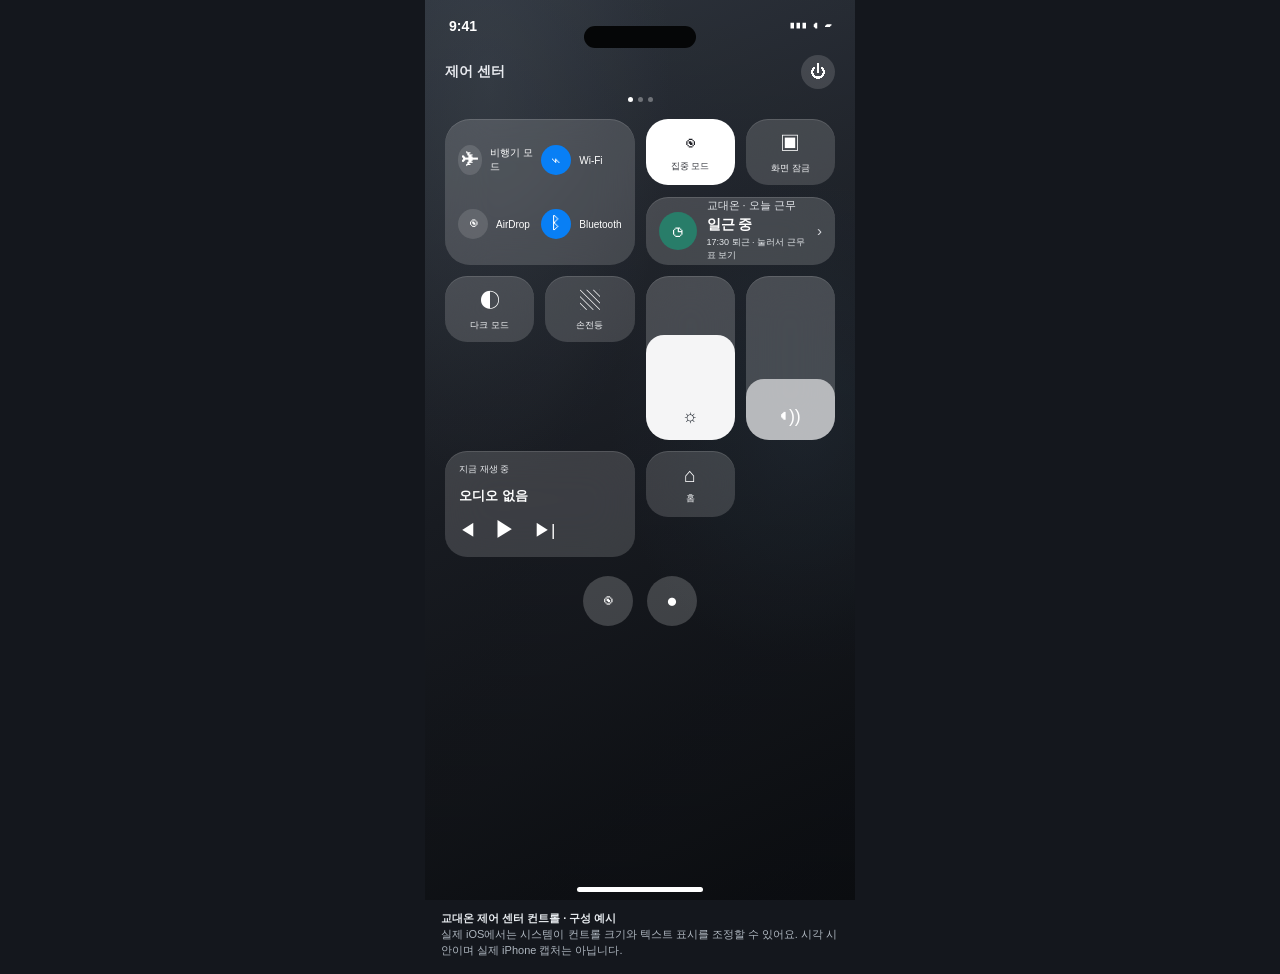
<file: control-center-concept.html>
<!doctype html><html lang="ko"><head><meta charset="utf-8"><meta name="viewport" content="width=device-width,initial-scale=1,viewport-fit=cover"><title>교대온 · iPhone 제어 센터 시안</title><style>
*{box-sizing:border-box}html,body{margin:0;width:100%;height:100%;font-family:-apple-system,BlinkMacSystemFont,"SF Pro Display","Apple SD Gothic Neo",sans-serif;color:#fff;background:#14171d}.screen{width:100%;max-width:430px;height:100vh;min-height:760px;margin:0 auto;position:relative;overflow:hidden;padding:12px 20px 22px;background:radial-gradient(ellipse at 15% 9%,#56606c55,transparent 35%),radial-gradient(ellipse at 88% 47%,#34475652,transparent 36%),linear-gradient(155deg,#343b45 0%,#20242c 48%,#101318 100%)}.screen:before{content:"";position:absolute;inset:0;background:linear-gradient(180deg,#0002,#0005);pointer-events:none}.content{position:relative;z-index:1}.statusbar{height:28px;display:flex;align-items:center;justify-content:space-between;font-size:14px;font-weight:650;padding:0 4px}.sys{display:flex;gap:6px;align-items:center;font-size:12px}.island{height:22px;width:112px;border-radius:99px;background:#050607;position:absolute;top:14px;left:50%;transform:translateX(-50%)}.top{display:flex;align-items:center;justify-content:space-between;height:46px;margin-top:9px}.top .label{font-size:14px;font-weight:650;color:#e7e9ee}.top button{border:0;color:#fff;background:#ffffff24;width:34px;height:34px;border-radius:50%;font-size:16px}.dots{display:flex;gap:5px;justify-content:center;margin:2px 0 17px}.dots i{width:5px;height:5px;background:#ffffff55;border-radius:50%}.dots i:first-child{background:#fff}.grid{display:grid;grid-template-columns:repeat(4,1fr);gap:11px}.tile{border-radius:22px;background:#ffffff28;box-shadow:inset 0 1px 0 #ffffff20;backdrop-filter:blur(22px);display:flex;align-items:center;justify-content:center;position:relative}.connect{grid-column:span 2;grid-row:span 2;height:146px;padding:13px;display:grid;grid-template-columns:repeat(2,1fr);grid-template-rows:repeat(2,1fr);gap:8px;border-radius:25px}.circle{height:48px;width:48px;border-radius:50%;background:#ffffff30;display:grid;place-items:center;font-size:19px}.circle.on{background:#087ff5}.circle.green{background:#30c85a}.connect .cell{display:flex;align-items:center;gap:8px;font-size:10px;color:#fff}.connect .symbol{font-size:17px;width:30px;height:30px;border-radius:50%;display:grid;place-items:center;background:#ffffff20}.roundtile{height:66px;flex-direction:column;gap:5px;font-size:20px}.roundtile small{font-size:9px;color:#f5f6f8}.roundtile.active{background:#fff;color:#202127}.roundtile.active small{color:#32343b}.control-wide{grid-column:span 2;height:68px;border-radius:22px;display:flex;align-items:center;justify-content:flex-start;padding:0 13px;gap:10px;background:#ffffff2b}.control-icon{width:38px;height:38px;border-radius:50%;background:#287d69;display:grid;place-items:center;font-size:19px;flex-shrink:0}.control-copy{min-width:0;flex:1}.control-title{font-size:11px;color:#e1e4e8;line-height:1.2}.control-value{font-size:14px;font-weight:700;margin-top:3px;white-space:nowrap}.control-meta{font-size:9px;color:#e4e8eb;margin-top:2px}.chev{font-size:15px;color:#d5d8dc}.slider{height:164px;border-radius:23px;position:relative;background:#ffffff30;overflow:hidden;display:flex;align-items:flex-end;justify-content:center;padding-bottom:13px}.slider .fill{position:absolute;bottom:0;left:0;right:0;height:64%;background:#f5f5f6;border-radius:18px 18px 0 0}.slider.volume .fill{height:37%;opacity:.65}.slider .slidericon{position:relative;z-index:1;color:#222831;font-size:18px}.slider.volume .slidericon{color:#fff}.media{grid-column:span 2;height:106px;border-radius:22px;display:flex;flex-direction:column;align-items:flex-start;justify-content:space-between;padding:12px 14px}.mediahead{font-size:9px;color:#ebedf0}.media-title{font-size:13px;font-weight:650}.media-controls{display:flex;align-items:center;gap:18px;font-size:17px}.media-controls .play{font-size:22px}.bottom-controls{display:flex;justify-content:center;gap:14px;margin-top:19px}.bottom-controls .circle{width:50px;height:50px;background:#ffffff30}.homebar{position:absolute;bottom:8px;left:50%;transform:translateX(-50%);width:126px;height:5px;border-radius:8px;background:#fff}.caption{max-width:430px;margin:0 auto;padding:11px 16px 15px;color:#aeb6bf;font-size:11px;line-height:1.45;background:#14171d}.caption b{color:#e7ebef;font-weight:650}
</style></head><body><div class="screen"><div class="content"><div class="statusbar"><span>9:41</span><span class="island"></span><span class="sys"><span>▮▮▮</span><span>◖</span><span>▰</span></span></div><div class="top"><span class="label">제어 센터</span><button aria-label="전원">⏻</button></div><div class="dots"><i></i><i></i><i></i></div><div class="grid"><div class="tile connect"><div class="cell"><span class="symbol">✈</span><span>비행기 모드</span></div><div class="cell"><span class="symbol" style="background:#087ff5">⌁</span><span>Wi-Fi</span></div><div class="cell"><span class="symbol">◉</span><span>AirDrop</span></div><div class="cell"><span class="symbol" style="background:#087ff5">ᛒ</span><span>Bluetooth</span></div></div><div class="tile roundtile active"><span>◉</span><small>집중 모드</small></div><div class="tile roundtile"><span>▣</span><small>화면 잠금</small></div><div class="tile control-wide"><div class="control-icon">◷</div><div class="control-copy"><div class="control-title">교대온 · 오늘 근무</div><div class="control-value">일근 중</div><div class="control-meta">17:30 퇴근 · 눌러서 근무표 보기</div></div><span class="chev">›</span></div><div class="tile roundtile"><span>◐</span><small>다크 모드</small></div><div class="tile roundtile"><span>▧</span><small>손전등</small></div><div class="tile slider"><div class="fill"></div><span class="slidericon">☼</span></div><div class="tile slider volume"><div class="fill"></div><span class="slidericon">◖))</span></div><div class="tile media"><div class="mediahead">지금 재생 중</div><div class="media-title">오디오 없음</div><div class="media-controls"><span>◀</span><span class="play">▶</span><span>▶|</span></div></div><div class="tile roundtile"><span>⌂</span><small>홈</small></div></div><div class="bottom-controls"><div class="circle">◉</div><div class="circle">●</div></div></div><div class="homebar"></div></div><div class="caption"><b>교대온 제어 센터 컨트롤 · 구성 예시</b><br>실제 iOS에서는 시스템이 컨트롤 크기와 텍스트 표시를 조정할 수 있어요. 시각 시안이며 실제 iPhone 캡처는 아닙니다.</div></body></html>
</file>
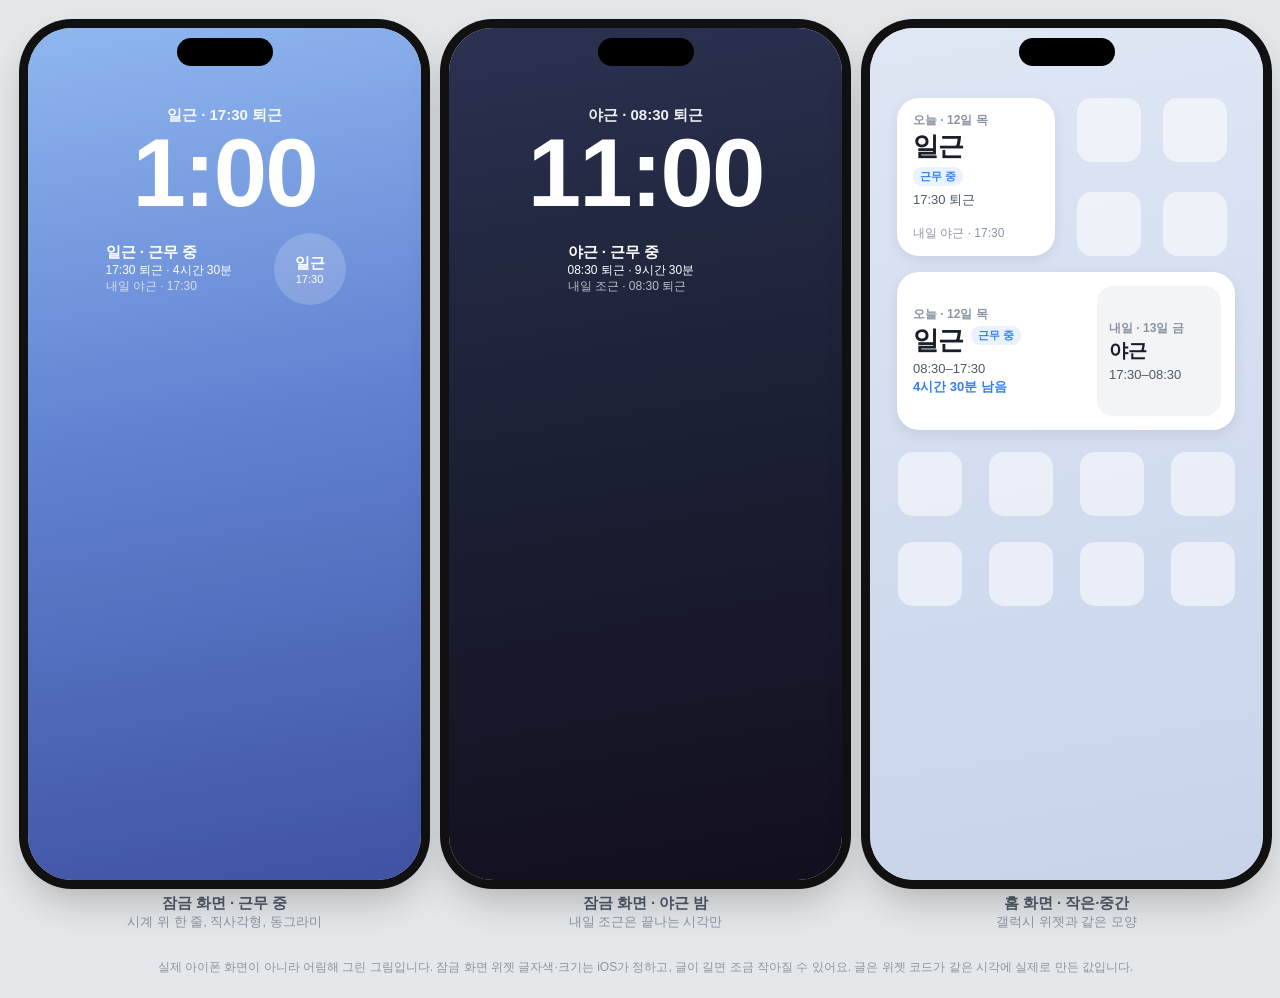
<file: design/pages/lockscreen.html>
<!doctype html>
<html lang="ko">
<head>
<meta charset="utf-8">
<meta name="viewport" content="width=device-width,initial-scale=1">
<title>아이폰 잠금 화면 위젯</title>
<!-- ios/widget.js(Scriptable)가 잠금 화면·홈 화면에 그리는 모습을 어림해 그린 그림. 실제 iOS 화면이 아니다.
     글은 ios/test.mjs가 같은 시각(서울 11/12 13:00, 11/13 23:00)에 위젯 코드에서 뽑은 값. -->
<style>
*{box-sizing:border-box}
body{margin:0;width:max-content;background:#e5e8eb;font-family:-apple-system,BlinkMacSystemFont,"Apple SD Gothic Neo","Pretendard","Noto Sans KR",sans-serif}
.row{display:flex;gap:28px;padding:28px;align-items:flex-start}
.col{display:flex;flex-direction:column;gap:12px;align-items:center}
.cap{font-size:15px;font-weight:700;color:#4e5968;text-align:center;line-height:1.4}
.cap small{display:block;font-weight:500;color:#8b95a1;font-size:13px}
.phone{position:relative;width:393px;height:852px;border-radius:44px;overflow:hidden;box-shadow:0 0 0 9px #111,0 18px 40px rgba(0,0,0,.25)}
.island{position:absolute;top:10px;left:50%;transform:translateX(-50%);width:96px;height:28px;border-radius:20px;background:#000;z-index:5}
.lock{background:linear-gradient(170deg,#8fb7ef,#6283d2 45%,#3f52a3);color:#fff;text-align:center;padding-top:78px}
.lock.night{background:linear-gradient(170deg,#2b3150,#1b1f33 50%,#120f1f)}
.inline{font-size:15px;font-weight:600;opacity:.92}
.clock{font-size:96px;font-weight:700;letter-spacing:-2px;line-height:1}
.wrow{display:flex;justify-content:center;gap:10px;margin-top:12px}
.rect{width:160px;height:72px;text-align:left;padding:0 2px;white-space:nowrap;overflow:hidden;display:flex;flex-direction:column;justify-content:center}
.rect b{font-size:15px;line-height:1.25}
.rect span{font-size:12px;line-height:1.35}
.rect span.dim{opacity:.7}
.circ{width:72px;height:72px;border-radius:50%;background:rgba(255,255,255,.18);display:flex;flex-direction:column;align-items:center;justify-content:center}
.circ b{font-size:15px}.circ span{font-size:11px}
.home{background:linear-gradient(170deg,#dfe7f5,#c8d3ea);padding:70px 27px 0}
.home.dark{background:linear-gradient(170deg,#1d2130,#111318)}
.w{border-radius:22px;background:#fff;color:#191f28;padding:14px 14px 14px 16px;box-shadow:0 4px 14px rgba(0,0,0,.08)}
.dark .w{background:#1a1d24;color:#f2f4f6}
.small{width:158px;height:158px;display:flex;flex-direction:column}
.sub{font-size:12px;font-weight:700;color:#8b95a1}
.name{font-size:26px;font-weight:700;letter-spacing:-.02em;line-height:1.15;margin-top:3px}
.chip{display:inline-block;align-self:flex-start;font-size:11px;font-weight:700;border-radius:9px;padding:2px 7px;margin-top:5px;background:#e8f3ff;color:#3182f6}
.dark .chip{background:#1e2b40;color:#4795ff}
.t{font-size:13px;color:#4e5968;margin-top:5px}.dark .t{color:#b0b8c1}
.foot{margin-top:auto;font-size:12px;color:#8b95a1}
.medium{width:338px;height:158px;display:flex;align-items:center;gap:10px;margin-top:16px}
.medium .l{flex:1;min-width:0}
.medium .card{width:124px;align-self:stretch;border-radius:16px;background:#f2f4f6;padding:12px;display:flex;flex-direction:column;justify-content:center}
.dark .medium .card{background:#232730}
.card .name{font-size:19px}
.nr{display:flex;align-items:center;gap:7px}.nr .chip{margin-top:3px}
.apps{display:grid;grid-template-columns:repeat(4,64px);gap:26px 27px;margin-top:22px;justify-content:center}
.apps i{width:64px;height:64px;border-radius:15px;background:rgba(255,255,255,.55)}
.dark .apps i{background:rgba(255,255,255,.12)}
.note{font-size:12px;color:#8b95a1;text-align:center;padding:0 28px 22px;margin:0}
</style>
</head>
<body>
<div class="row">
  <div class="col">
    <div class="phone lock"><div class="island"></div>
      <div class="inline">일근 · 17:30 퇴근</div>
      <div class="clock">1:00</div>
      <div class="wrow">
        <div class="rect"><b>일근 · 근무 중</b><span>17:30 퇴근 · 4시간 30분</span><span class="dim">내일 야근 · 17:30</span></div>
        <div class="circ"><b>일근</b><span>17:30</span></div>
      </div>
    </div>
    <div class="cap">잠금 화면 · 근무 중<small>시계 위 한 줄, 직사각형, 동그라미</small></div>
  </div>
  <div class="col">
    <div class="phone lock night"><div class="island"></div>
      <div class="inline">야근 · 08:30 퇴근</div>
      <div class="clock">11:00</div>
      <div class="wrow">
        <div class="rect"><b>야근 · 근무 중</b><span>08:30 퇴근 · 9시간 30분</span><span class="dim">내일 조근 · 08:30 퇴근</span></div>
      </div>
    </div>
    <div class="cap">잠금 화면 · 야근 밤<small>내일 조근은 끝나는 시각만</small></div>
  </div>
  <div class="col">
    <div class="phone home"><div class="island"></div>
      <div style="display:flex;gap:22px">
        <div class="w small"><div class="sub">오늘 · 12일 목</div><div class="name">일근</div><span class="chip">근무 중</span><div class="t">17:30 퇴근</div><div class="foot">내일 야근 · 17:30</div></div>
        <div style="display:grid;grid-template-columns:64px 64px;gap:30px 22px"><i style="width:64px;height:64px;border-radius:15px;background:rgba(255,255,255,.55)"></i><i style="width:64px;height:64px;border-radius:15px;background:rgba(255,255,255,.55)"></i><i style="width:64px;height:64px;border-radius:15px;background:rgba(255,255,255,.55)"></i><i style="width:64px;height:64px;border-radius:15px;background:rgba(255,255,255,.55)"></i></div>
      </div>
      <div class="w medium"><div class="l"><div class="sub">오늘 · 12일 목</div><div class="nr"><div class="name">일근</div><span class="chip">근무 중</span></div><div class="t">08:30–17:30</div><div class="t" style="margin-top:2px;color:#3182f6;font-weight:600">4시간 30분 남음</div></div><div class="card"><div class="sub">내일 · 13일 금</div><div class="name">야근</div><div class="t">17:30–08:30</div></div></div>
      <div class="apps"><i></i><i></i><i></i><i></i><i></i><i></i><i></i><i></i></div>
    </div>
    <div class="cap">홈 화면 · 작은·중간<small>갤럭시 위젯과 같은 모양</small></div>
  </div>
</div>
<p class="note">실제 아이폰 화면이 아니라 어림해 그린 그림입니다. 잠금 화면 위젯 글자색·크기는 iOS가 정하고, 글이 길면 조금 작아질 수 있어요. 글은 위젯 코드가 같은 시각에 실제로 만든 값입니다.</p>
</body>
</html>
</file>
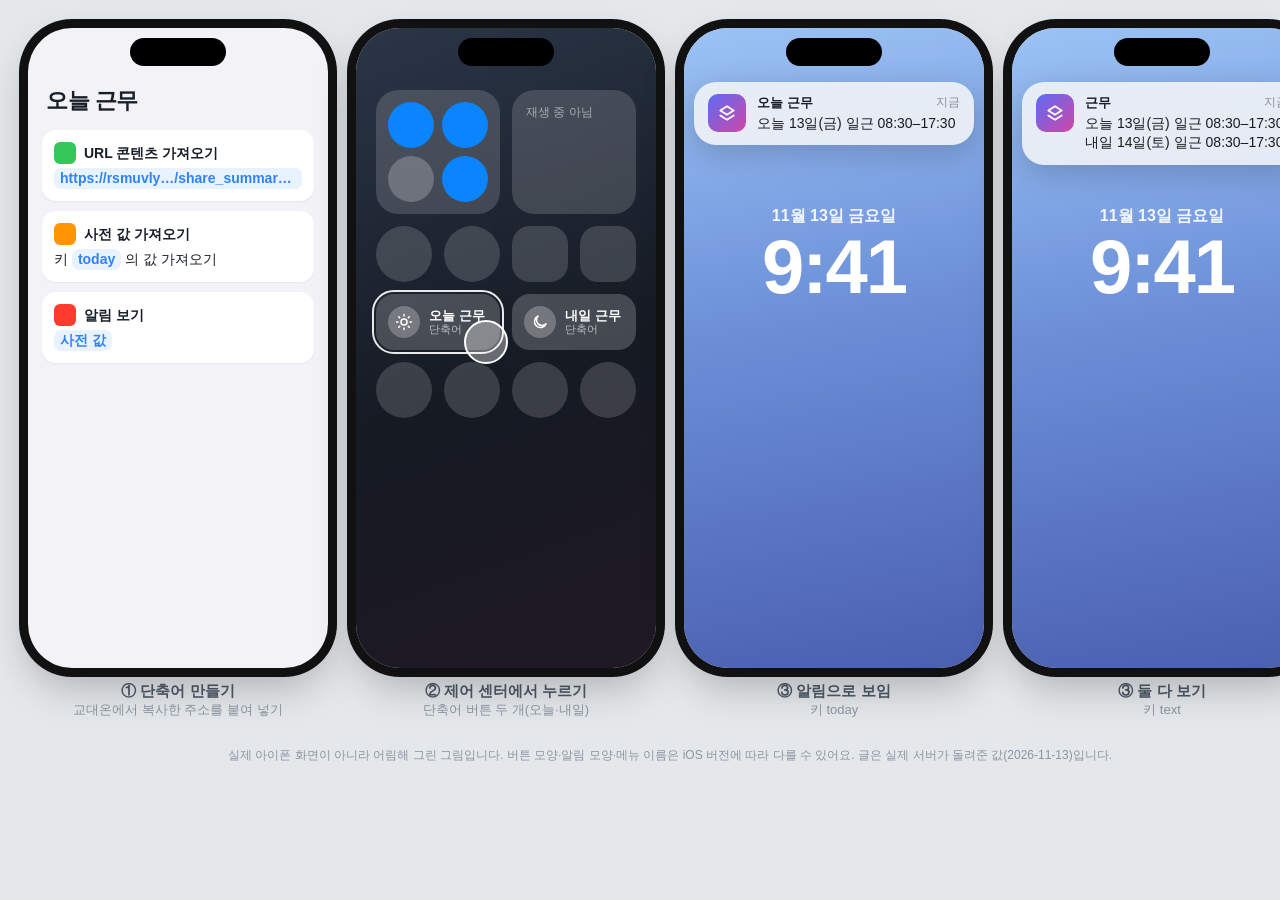
<file: design/pages/shortcut.html>
<!doctype html>
<html lang="ko">
<head>
<meta charset="utf-8">
<meta name="viewport" content="width=device-width,initial-scale=1">
<title>아이폰 단축어 화면</title>
<!-- 아이폰 단축어 + 제어 센터로 교대온 근무를 보는 모습을 어림해 그린 그림. 실제 iOS 화면을 찍은 것이 아니다. 글은 2026-11-13 실제 서버(share_summary_json) 결과. -->
<style>
:root{--ink:#191f28;--sub:#8b95a1;--blue:#3182f6}
*{box-sizing:border-box}
body{margin:0;width:max-content;background:#e5e8eb;font-family:-apple-system,BlinkMacSystemFont,"Apple SD Gothic Neo","Pretendard","Noto Sans KR",sans-serif;color:var(--ink)}
.row{display:flex;gap:28px;padding:28px;align-items:flex-start}
.col{display:flex;flex-direction:column;gap:12px;align-items:center}
.cap{font-size:15px;font-weight:700;color:#4e5968;text-align:center;line-height:1.4}
.cap small{display:block;font-weight:500;color:var(--sub);font-size:13px}
.phone{position:relative;width:300px;height:640px;border-radius:44px;overflow:hidden;box-shadow:0 0 0 9px #111,0 18px 40px rgba(0,0,0,.25)}
.island{position:absolute;top:10px;left:50%;transform:translateX(-50%);width:96px;height:28px;border-radius:20px;background:#000;z-index:5}
/* 제어 센터 */
.cc{background:linear-gradient(160deg,#3b4a63,#1d2430 55%,#2c2233);padding:62px 22px 0}
.cc::before{content:"";position:absolute;inset:0;background:rgba(0,0,0,.28)}
.grid{position:relative;display:grid;grid-template-columns:repeat(4,56px);grid-auto-rows:56px;gap:12px;justify-content:center}
.t{border-radius:18px;background:rgba(255,255,255,.16);backdrop-filter:blur(20px)}
.big{grid-column:span 2;grid-row:span 2;border-radius:22px;padding:12px;display:grid;grid-template-columns:1fr 1fr;gap:8px}
.big i{border-radius:50%;background:rgba(255,255,255,.22)}
.big i.on{background:#0a84ff}
.music{grid-column:span 2;grid-row:span 2;border-radius:22px;padding:14px;color:rgba(255,255,255,.55);font-size:12px}
.rnd{border-radius:50%}
.wide{grid-column:span 2;border-radius:18px;display:flex;align-items:center;gap:9px;padding:0 12px;color:#fff;background:rgba(255,255,255,.2)}
.wide.hl{outline:2px solid rgba(255,255,255,.9);outline-offset:2px}
.glyph{flex:none;width:32px;height:32px;border-radius:50%;background:rgba(255,255,255,.25);display:grid;place-items:center}
.glyph svg{width:18px;height:18px;stroke:#fff;fill:none;stroke-width:2;stroke-linecap:round;stroke-linejoin:round}
.wide b{display:block;font-size:13px;line-height:1.2}
.wide span{display:block;font-size:11px;color:rgba(255,255,255,.65);line-height:1.2}
.tap{position:absolute;width:44px;height:44px;border-radius:50%;background:rgba(255,255,255,.35);border:2px solid #fff}
/* 잠금 화면·홈 화면 + 알림 */
.lock{background:linear-gradient(170deg,#9cc3f5,#6c8fd8 45%,#4a5fb0);color:#fff;text-align:center;padding-top:178px}
.lock .d{font-size:16px;font-weight:600;opacity:.9}
.lock .clock{font-size:76px;font-weight:700;letter-spacing:-2px;line-height:1.05}
.banner{position:absolute;top:54px;left:10px;right:10px;border-radius:22px;background:rgba(246,246,248,.86);backdrop-filter:blur(24px);color:var(--ink);text-align:left;padding:12px 14px;display:flex;gap:11px;box-shadow:0 8px 30px rgba(0,0,0,.18);z-index:4}
.ico{flex:none;width:38px;height:38px;border-radius:10px;background:linear-gradient(135deg,#5b6cf5,#d146a7);display:grid;place-items:center}
.ico svg{width:20px;height:20px;stroke:#fff;fill:none;stroke-width:2.2;stroke-linecap:round;stroke-linejoin:round}
.bn{flex:1;min-width:0}
.bn .h{display:flex;justify-content:space-between;font-size:13px;font-weight:700}
.bn .h em{font-style:normal;font-weight:500;color:#8e8e93;font-size:12px}
.bn p{margin:2px 0 0;font-size:14px;line-height:1.38;color:#1c1c1e}
.dim{position:absolute;inset:0;background:rgba(0,0,0,.12)}
/* 단축어 편집 */
.ed{background:#f2f2f7;padding:58px 14px 0}
.ed h4{margin:0 0 14px;font-size:22px;letter-spacing:-.02em;padding-left:4px}
.act{background:#fff;border-radius:14px;padding:12px;margin-bottom:10px;font-size:14px;line-height:1.5;box-shadow:0 1px 2px rgba(0,0,0,.05)}
.act .n{display:flex;align-items:center;gap:8px;font-weight:700;margin-bottom:4px}
.act .n i{width:22px;height:22px;border-radius:6px;display:inline-block}
.pill{display:inline-block;max-width:100%;overflow:hidden;text-overflow:ellipsis;white-space:nowrap;vertical-align:bottom;background:#e8f3ff;color:var(--blue);border-radius:7px;padding:0 6px;font-weight:600}
.note{font-size:12px;color:var(--sub);text-align:center;padding:0 28px 22px;margin:0}
</style>
</head>
<body>
<div class="row">
  <div class="col">
    <div class="phone ed"><div class="island"></div>
      <h4>오늘 근무</h4>
      <div class="act"><div class="n"><i style="background:#34c759"></i>URL 콘텐츠 가져오기</div><span class="pill">https://rsmuvly…/share_summary_json?p_token=…</span></div>
      <div class="act"><div class="n"><i style="background:#ff9500"></i>사전 값 가져오기</div>키 <span class="pill">today</span> 의 값 가져오기</div>
      <div class="act"><div class="n"><i style="background:#ff3b30"></i>알림 보기</div><span class="pill">사전 값</span></div>
    </div>
    <div class="cap">① 단축어 만들기<small>교대온에서 복사한 주소를 붙여 넣기</small></div>
  </div>

  <div class="col">
    <div class="phone cc"><div class="island"></div>
      <div class="grid">
        <div class="t big"><i class="on"></i><i class="on"></i><i></i><i class="on"></i></div>
        <div class="t music">재생 중 아님</div>
        <div class="t rnd"></div><div class="t rnd"></div><div class="t"></div><div class="t"></div>
        <div class="wide hl"><div class="glyph"><svg viewBox="0 0 24 24"><circle cx="12" cy="12" r="4"/><path d="M12 2v2M12 20v2M4.9 4.9l1.4 1.4M17.7 17.7l1.4 1.4M2 12h2M20 12h2M4.9 19.1l1.4-1.4M17.7 6.3l1.4-1.4"/></svg></div><div><b>오늘 근무</b><span>단축어</span></div></div>
        <div class="wide"><div class="glyph"><svg viewBox="0 0 24 24"><path d="M20 14.5A8 8 0 1 1 9.5 4a6.5 6.5 0 0 0 10.5 10.5z"/></svg></div><div><b>내일 근무</b><span>단축어</span></div></div>
        <div class="t rnd"></div><div class="t rnd"></div><div class="t rnd"></div><div class="t rnd"></div>
      </div>
      <div class="tap" style="top:292px;left:108px"></div>
    </div>
    <div class="cap">② 제어 센터에서 누르기<small>단축어 버튼 두 개(오늘·내일)</small></div>
  </div>

  <div class="col">
    <div class="phone lock"><div class="island"></div>
      <div class="banner"><div class="ico"><svg viewBox="0 0 24 24"><path d="M4 9l8-5 8 5-8 5z"/><path d="M4 15l8 5 8-5"/></svg></div><div class="bn"><div class="h">오늘 근무<em>지금</em></div><p>오늘 13일(금) 일근 08:30–17:30</p></div></div>
      <div class="d">11월 13일 금요일</div><div class="clock">9:41</div>
    </div>
    <div class="cap">③ 알림으로 보임<small>키 today</small></div>
  </div>

  <div class="col">
    <div class="phone lock"><div class="island"></div>
      <div class="banner"><div class="ico"><svg viewBox="0 0 24 24"><path d="M4 9l8-5 8 5-8 5z"/><path d="M4 15l8 5 8-5"/></svg></div><div class="bn"><div class="h">근무<em>지금</em></div><p>오늘 13일(금) 일근 08:30–17:30<br>내일 14일(토) 일근 08:30–17:30</p></div></div>
      <div class="d">11월 13일 금요일</div><div class="clock">9:41</div>
    </div>
    <div class="cap">③ 둘 다 보기<small>키 text</small></div>
  </div>
</div>
<p class="note">실제 아이폰 화면이 아니라 어림해 그린 그림입니다. 버튼 모양·알림 모양·메뉴 이름은 iOS 버전에 따라 다를 수 있어요. 글은 실제 서버가 돌려준 값(2026-11-13)입니다.</p>
</body>
</html>
</file>
